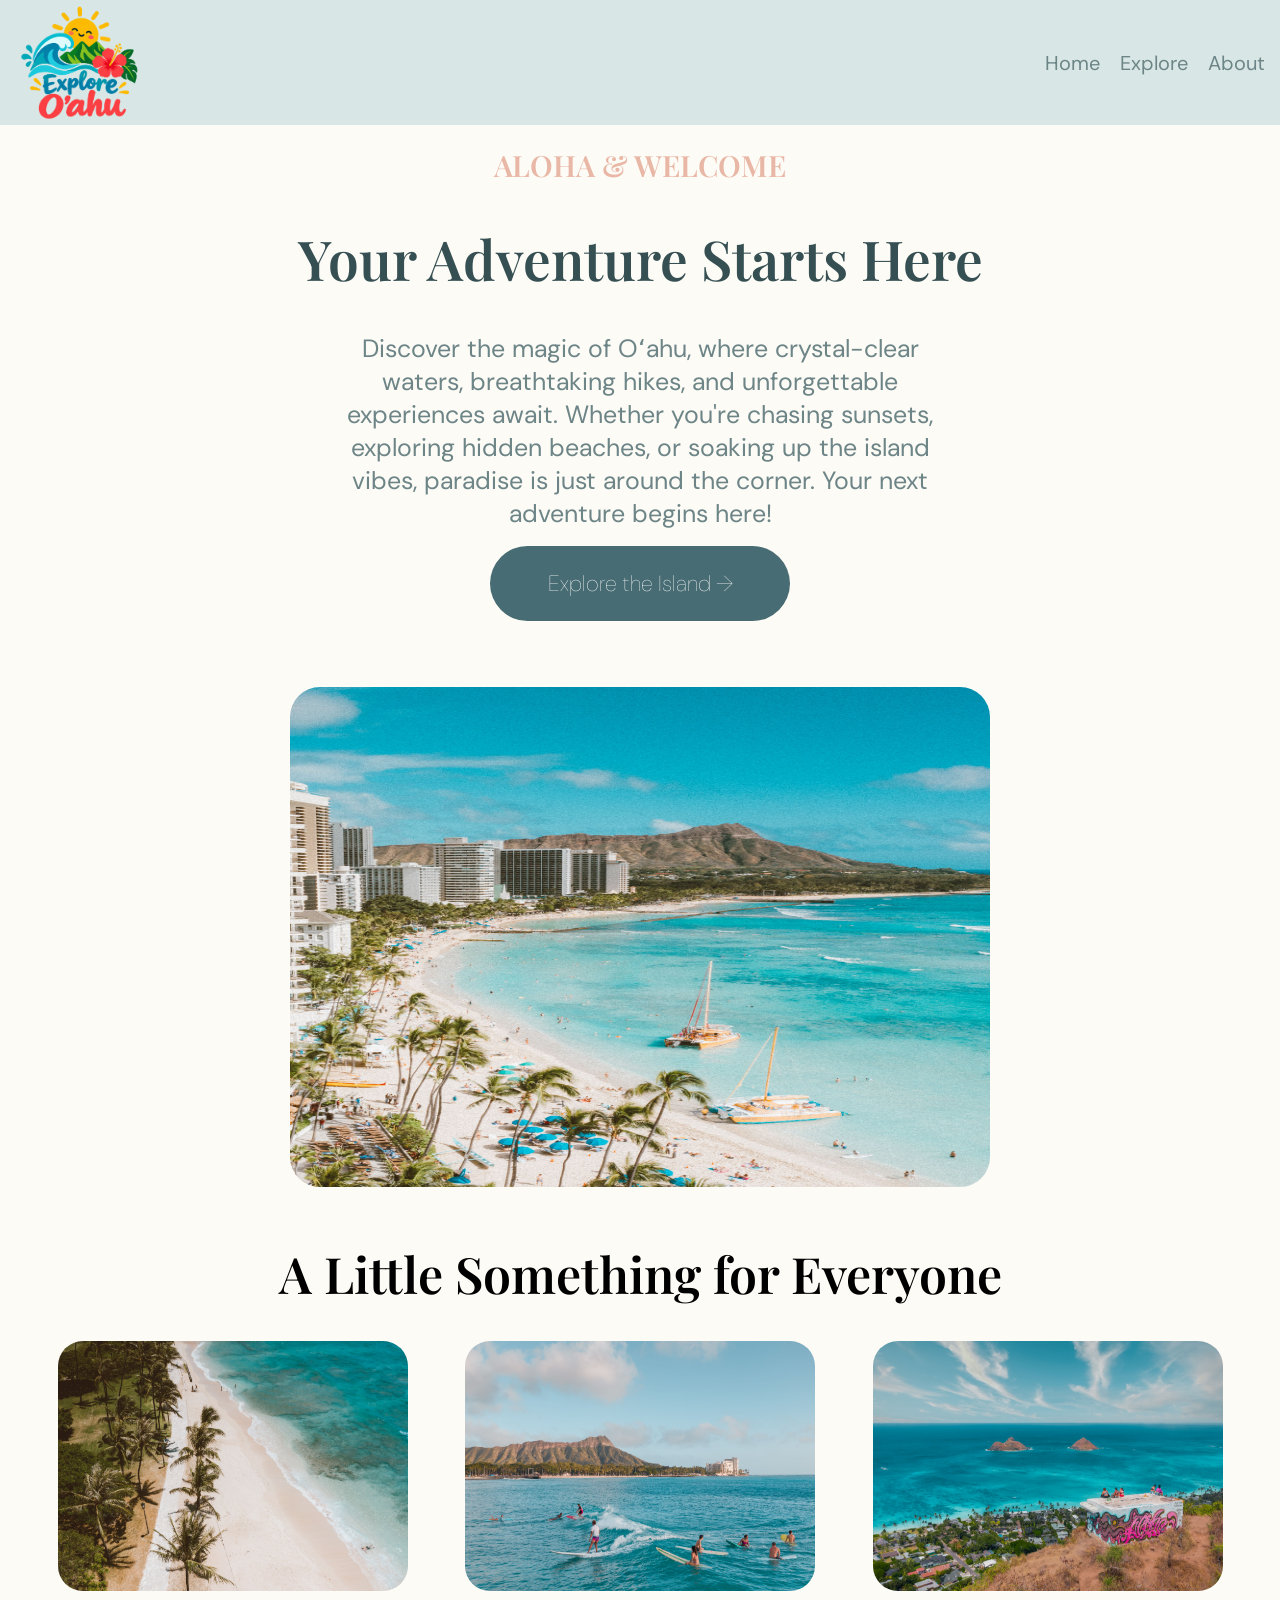
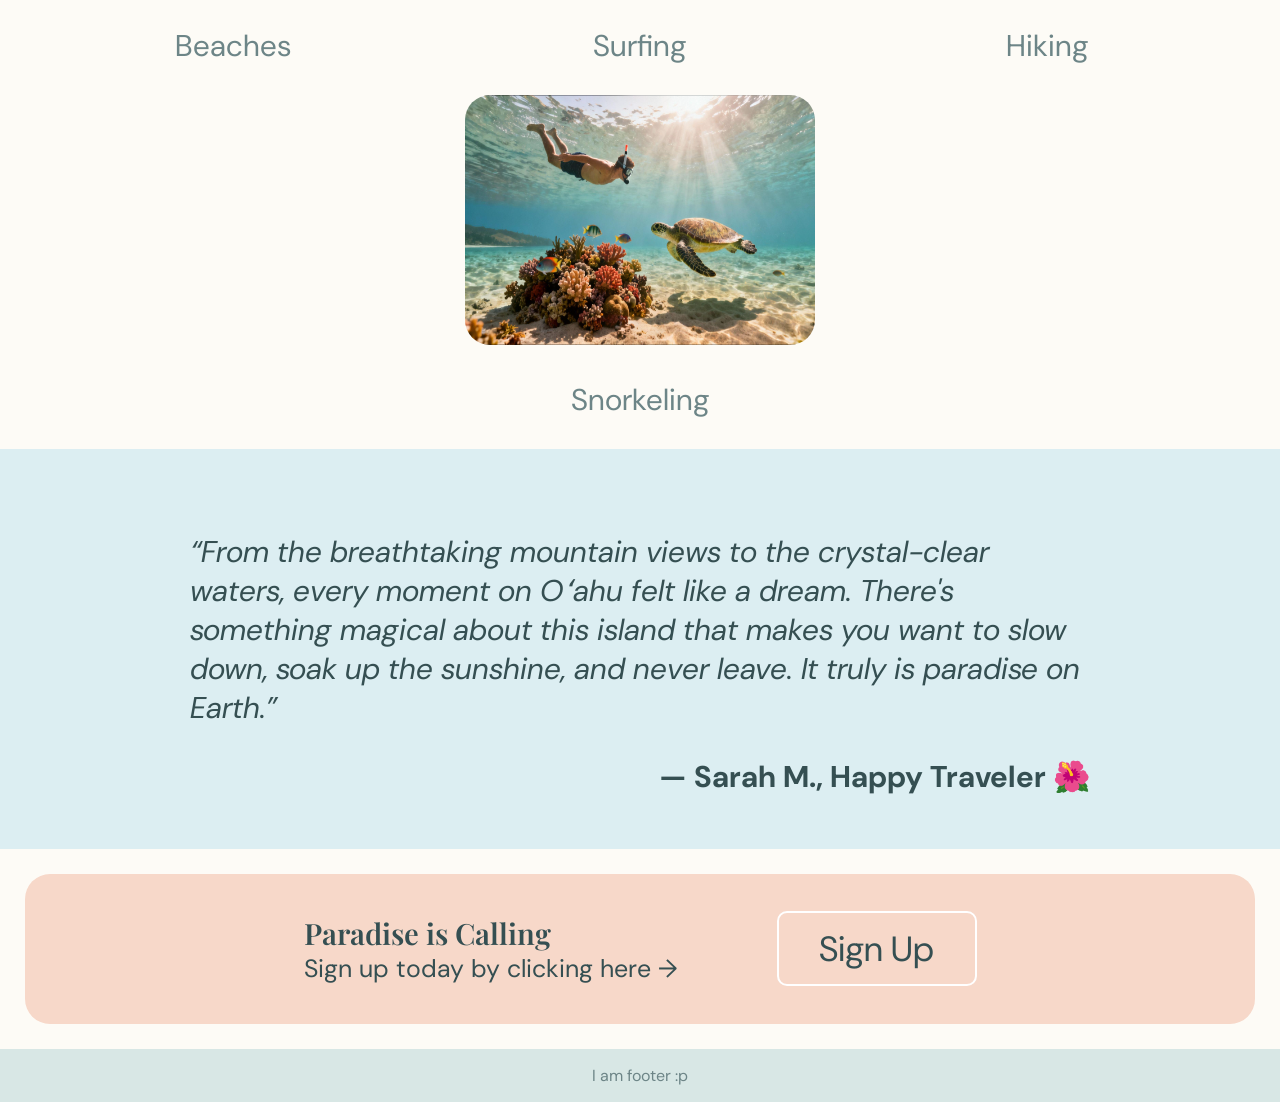
<file: index.html>
<!DOCTYPE html>
<html lang="en">
<head>
  <meta charset="UTF-8">
  <meta name="viewport" content="width=device-width, initial-scale=1.0">
  <title>Landing Page</title>
  <link rel="stylesheet" href="style.css">

  <link rel="preconnect" href="https://fonts.googleapis.com">
  <link rel="preconnect" href="https://fonts.gstatic.com" crossorigin>
  <link href="https://fonts.googleapis.com/css2?family=DM+Sans:wght@400;500;600;700&family=Playfair+Display:wght@400;500;600;700&display=swap" rel="stylesheet">

  
</head>
<body>
  <header>
    <img class="logo" src="./images/explore.png">
    
    <ul>
      <li><a>Home</a></li>
      <li><a>Explore</a></li>
      <li><a>About</a></li>
    </ul>
  </header>

  <div class="hero-row">
  <div class ="hero">
    <h3 class="hero-h">ALOHA & WELCOME</h3>
    <h1>Your Adventure Starts Here</h1>
    <p class="hero-p">Discover the magic of Oʻahu, where crystal-clear waters, breathtaking hikes, and unforgettable experiences await. Whether you're chasing sunsets, exploring hidden beaches, or soaking up the island vibes, paradise is just around the corner. Your next adventure begins here!</p>
    <button class="hero-button">Explore the Island &rarr;</button>
  </div>

     <img class= "hero-image" src="./images/hero.jpg">
  </div>

   <h1 class="card-title">A Little Something for Everyone</h1>

  <div class="information-cards">

    <div class="card">
    <img  class= "card-image"src="./images/beach.jpg">
    <p class="card-p">Beaches</p>
    </div>

    <div class="card">
    <img class= "card-image" src="./images/surfing.jpg">
    <p class="card-p">Surfing</p>
    </div>
    <div class="card">
    <img class= "card-image" src="./images/hike.jpg">
    <p class="card-p">Hiking</p>
    </div>
    
    <div class="card">
    <img class= "card-image" src="./images/adventure.png">
    <p class="card-p">Snorkeling</p>
    </div>
   
  </div>

  <div class="quote">
    <p class="quote-p"><em>“From the breathtaking mountain views to the crystal-clear waters, every moment on Oʻahu felt like a dream. There's something magical about this island that makes you want to slow down, soak up the sunshine, and never leave. It truly is paradise on Earth.”</em></p>
   <p class="quote-name"><b>— Sarah M., Happy Traveler 🌺</b></p> 
  </div>

  <div class="action">
    <div class="action-statemetn">
      <div class ="statement-container">
    <h3 class="action-h">Paradise is Calling</h3>
    <p class="action-p">Sign up today by clicking here &rarr;</p>
    </div>
    </div>
    <button class="action-button">Sign Up</button>

  </div>

  <footer>
    <p class="footer-p">
    I am footer :p
    </p>
  </footer>
  
</body>
</html>
</file>
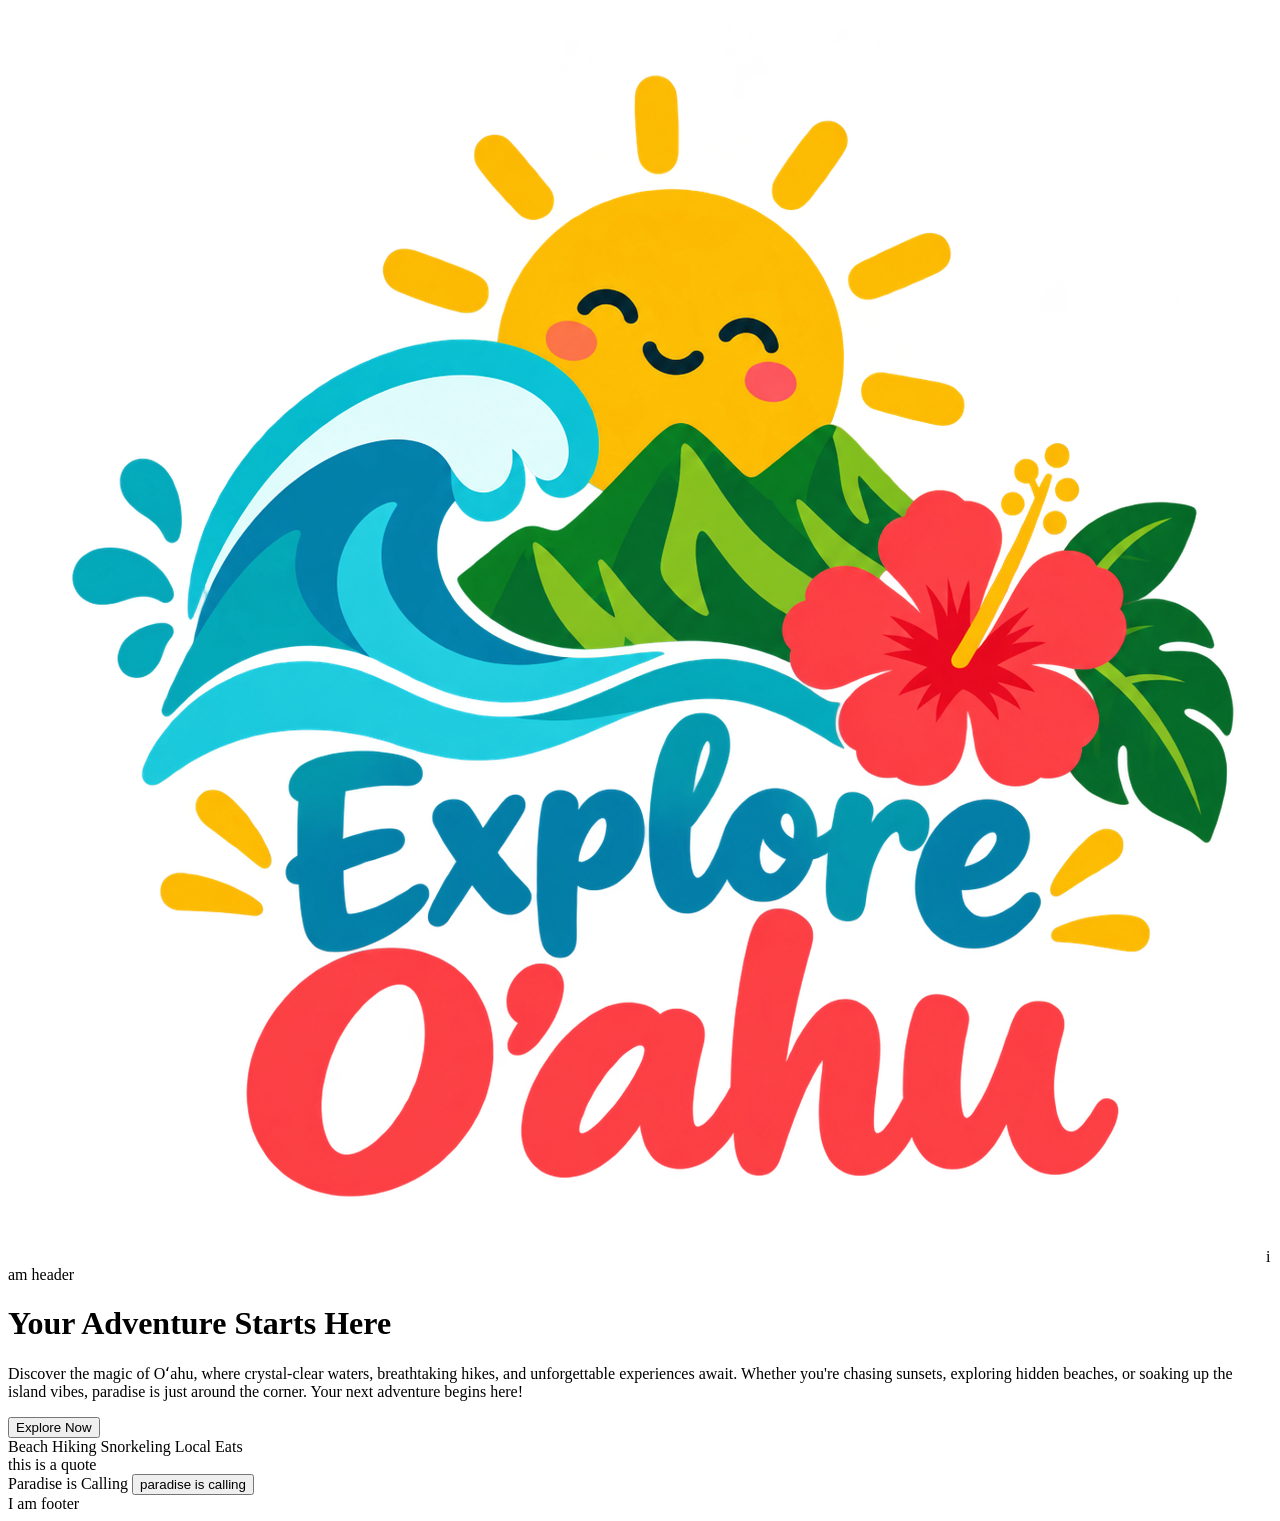
<file: images/index.html>
<!DOCTYPE html>
<html lang="en">
<head>
  <meta charset="UTF-8">
  <meta name="viewport" content="width=device-width, initial-scale=1.0">
  <title>Landing Page</title>
</head>
<body>
  <header>
    <img src="../images/explore.png">
    i am header
  </header>

  <div class ="Hero">
    <h1>Your Adventure Starts Here</h1>
    <p>Discover the magic of Oʻahu, where crystal-clear waters, breathtaking hikes, and unforgettable experiences await. Whether you're chasing sunsets, exploring hidden beaches, or soaking up the island vibes, paradise is just around the corner. Your next adventure begins here!</p>
    <button>Explore Now</button>
  </div>

  <div class="information-cards">
    Beach Hiking Snorkeling Local Eats
  </div>

  <div class="quote">
    this is a quote
  </div>

  <div class="call-to-action">
    Paradise is Calling 
    <button>paradise is calling</button>

  </div>

  <footer>
    I am footer
  </footer>
  
</body>
</html>
</file>
<file: style.css>
:root {
  /* Backgrounds */
  --background: #FDFBF6;
  --background-alt: #DCEEF2;
  --sand: #F3E9D8;

  /* Primary colors */
  --primary: #B9DDD5;
  --primary-dark: #486C73;
  --secondary: #A8C9D8;

  /* Accent colors */
  --accent: #F7D8C9;
  --accent-dark: #E9B7A5;

  /* Text */
  --text: #354F52;
  --text-light: #6D8587;
  --white: #FFFFFF;

  /* UI elements */
  --card-bg: #FFFFFF;
  --button-bg: #486C73;
  --button-hover: #35565C;
  --button-text: #FFFFFF;
  --border: #D8E7E5;

  --font-heading: 'Playfair Display', Georgia, serif;
  --font-body: 'DM Sans', sans-serif;
}


body{

  background-color: var(--background);
  font-family: var(--font-body);

  margin: 0; 
  min-height: 100vh; 
  display: flex; 
  flex-direction: column; 
  

}

h1, h2, h3{
  font-family: var(--font-heading);
  font-weight: 600; 
}
h1{
  font-size: 55px; 
}

button, nav {
  font-family: var(--font-body);
}

header{
  background-color: var(--border);
  color: var(--text-light);

  border: none;

  display: flex; 
  flex-direction: row; 
  justify-content: space-between;
  align-items: center; 
}
ul{
  
  text-decoration: none;
  list-style: none;
  display: flex; 
  flex-direction: row; 
  gap: 20px; 
  padding-right: 15px; 
  font-size: 20px; 
  }


.logo{
  height: 125px; 
  width: 125px; 
  border-radius: 25px; 

  padding-left: 15px; 
}

.hero{
  
  padding-top: 20px; 
  text-align: center; 
  display: flex; 
  flex-direction: column; 
  align-items: center;
  justify-content: center; 
  font-size: 25px; 

  color: var(--text);
  
}
.hero-p{
  margin: 0px; 
  max-width: 600px; 
  color: var(--text-light)

}
.hero-h{

  margin: 0px; 
  color: var(--accent-dark);
  padding-bottom: 0px; 
}

.hero-button{

  margin: 16px;
  background-color: var(--button-bg);
  color: white; 

  text-align: center;

  width: 300px; 
  height: 75px; 
  border: none; 
  border-radius: 40px; 

  font-size: 22px; 
  font-weight: 100; 
}

.hero-image{
  height: 500px;
  width: 700px; 
  border-radius: 50px; 
  padding: 20px; 
}
.hero-row{
  /* background-color: var(--border); */
  display: flex;
  flex-direction: row;
  justify-content: center; 
  gap: 30px; 
  flex: 1; 
  flex-wrap: wrap; 
}
.card-title{
  text-align: center;
  font-size: 50px; 
}

.card-image{
  width: 350px; 
  height: 250px;
  
  border-radius: 25px; 
   
}

.information-cards{
  display: flex;
  flex-direction: row; 
  justify-content: space-evenly; 
  flex-wrap: wrap; 
}

.card-p{
  color: var(--text-light);
  text-align: center;
  font-size: 30px; 
}

.quote{
  height: 400px; 
  font-size: 30px;
  
  background-color: var(--background-alt);
  color: var(--text);

  display: flex;
  flex-direction: column; 
  align-items: center;
  justify-content: center; 
}
.quote-p{
  text-align: left; 
  width: 900px; 
}
.quote-name{
  display: flex;
  flex-direction: column; 
  align-items: flex-end;
  justify-content: flex-end; 
  margin: 0;  
  width: 900px; 
}

.action{

  color: var(--text);
  font-size: 25px;

  margin: 25px; 

  height: 150px;
  
  background-color: var(--accent);

  border-radius: 25px; 

  display: flex; 
  flex-direction: row; 
  justify-content: center; 

  align-items: center; 

  gap: 100px; 
  
  

}
.action-statement{
  display: flex; 
  flex-direction: column; 
  align-items: center;
  
}
.action-h{
  margin:0px;
}
.action-p{
  margin: 0; 
  
}
.statement-container{
  display: flex; 
  flex-direction: column;
  
}
.action-button{

color: var(--text);
background-color: var(--accent);
font-size: 35px;

 height: 75px; 
 width: 200px; 
 border: 2px; 
 border-style: solid; 
 border-color: white; 
 border-radius: 10px;
 
}

footer{
  background-color: var(--border);
  color: var(--text-light);

  border: none;

  display: flex; 
  flex-direction: row; 
  justify-content: center;
  align-items: center; 

}

html{
  background-color: var(--border);
}
html, body{
  background-color: var(--background);
}
</file>
